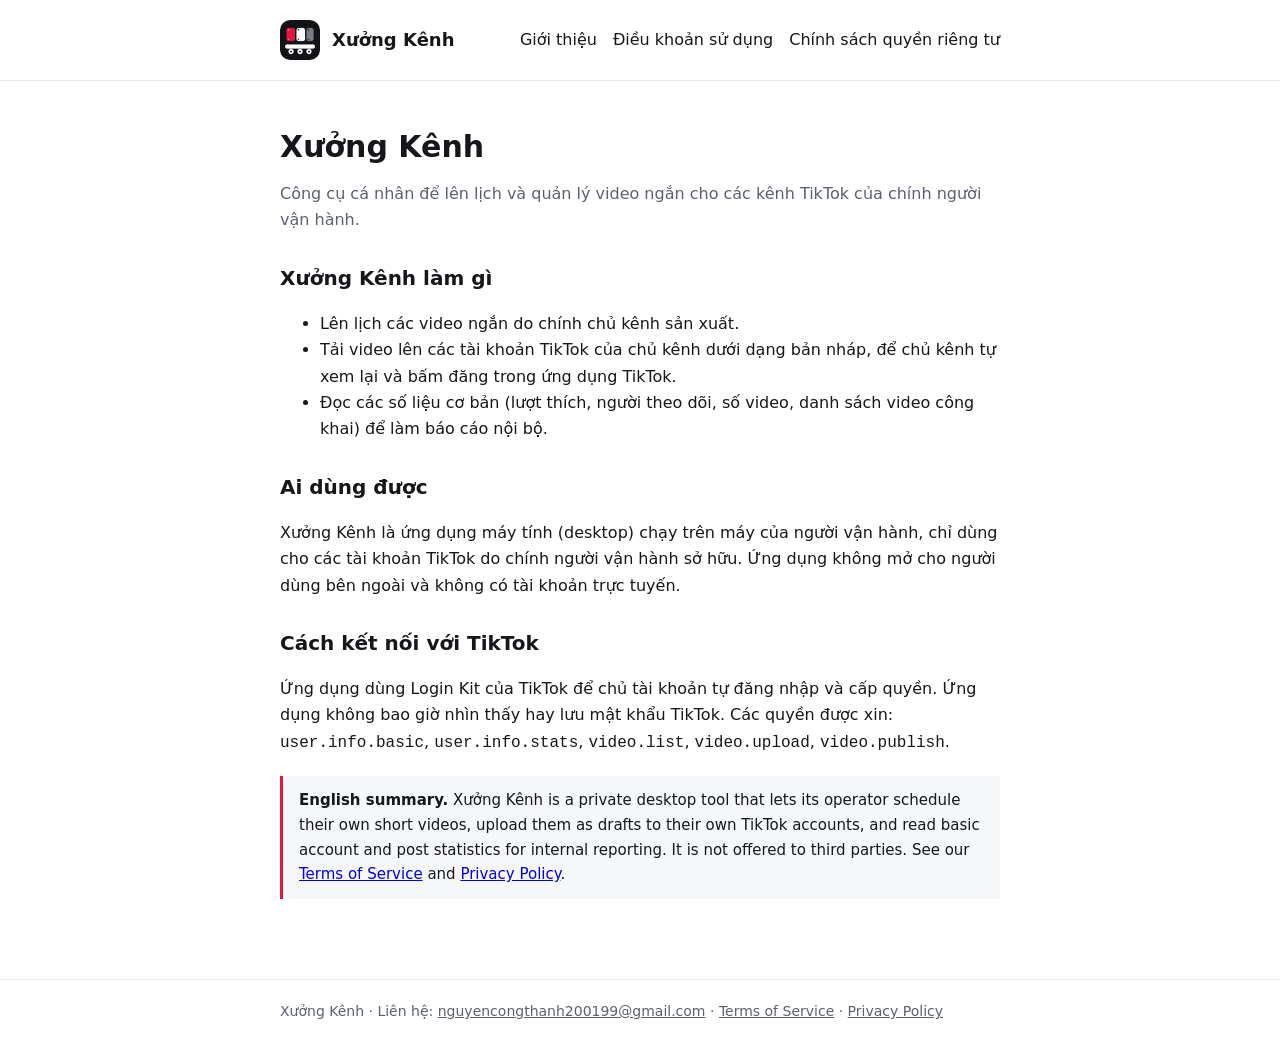
<file: index.html>
<!DOCTYPE html><html lang="vi"><head><meta charset="utf-8"><meta name="viewport" content="width=device-width,initial-scale=1">
<title>Giới thiệu · Xưởng Kênh</title><link rel="icon" href="xuong-kenh-icon-1024.png"><link rel="stylesheet" href="style.css"></head>
<body><header><div class="w"><img src="xuong-kenh-icon-1024.png" alt=""><strong>Xưởng Kênh</strong>
<nav><a href="index.html">Giới thiệu</a><a href="terms.html">Điều khoản sử dụng</a><a href="privacy.html">Chính sách quyền riêng tư</a></nav></div></header><main><h1>Xưởng Kênh</h1>
<p class="muted">Công cụ cá nhân để lên lịch và quản lý video ngắn cho các kênh TikTok của chính người vận hành.</p>
<h2>Xưởng Kênh làm gì</h2>
<ul><li>Lên lịch các video ngắn do chính chủ kênh sản xuất.</li>
<li>Tải video lên các tài khoản TikTok của chủ kênh dưới dạng bản nháp, để chủ kênh tự xem lại và bấm đăng trong ứng dụng TikTok.</li>
<li>Đọc các số liệu cơ bản (lượt thích, người theo dõi, số video, danh sách video công khai) để làm báo cáo nội bộ.</li></ul>
<h2>Ai dùng được</h2>
<p>Xưởng Kênh là ứng dụng máy tính (desktop) chạy trên máy của người vận hành, chỉ dùng cho các tài khoản TikTok do chính người vận hành sở hữu. Ứng dụng không mở cho người dùng bên ngoài và không có tài khoản trực tuyến.</p>
<h2>Cách kết nối với TikTok</h2>
<p>Ứng dụng dùng Login Kit của TikTok để chủ tài khoản tự đăng nhập và cấp quyền. Ứng dụng không bao giờ nhìn thấy hay lưu mật khẩu TikTok. Các quyền được xin: <code>user.info.basic</code>, <code>user.info.stats</code>, <code>video.list</code>, <code>video.upload</code>, <code>video.publish</code>.</p>
<div class="en"><strong>English summary.</strong> Xưởng Kênh is a private desktop tool that lets its operator schedule their own short videos, upload them as drafts to their own TikTok accounts, and read basic account and post statistics for internal reporting. It is not offered to third parties. See our <a href="terms.html">Terms of Service</a> and <a href="privacy.html">Privacy Policy</a>.</div></main><footer><div class="w">Xưởng Kênh · Liên hệ: <a href="mailto:nguyencongthanh200199@gmail.com">nguyencongthanh200199@gmail.com</a> · <a href="terms.html">Terms of Service</a> · <a href="privacy.html">Privacy Policy</a></div></footer></body></html>
</file>
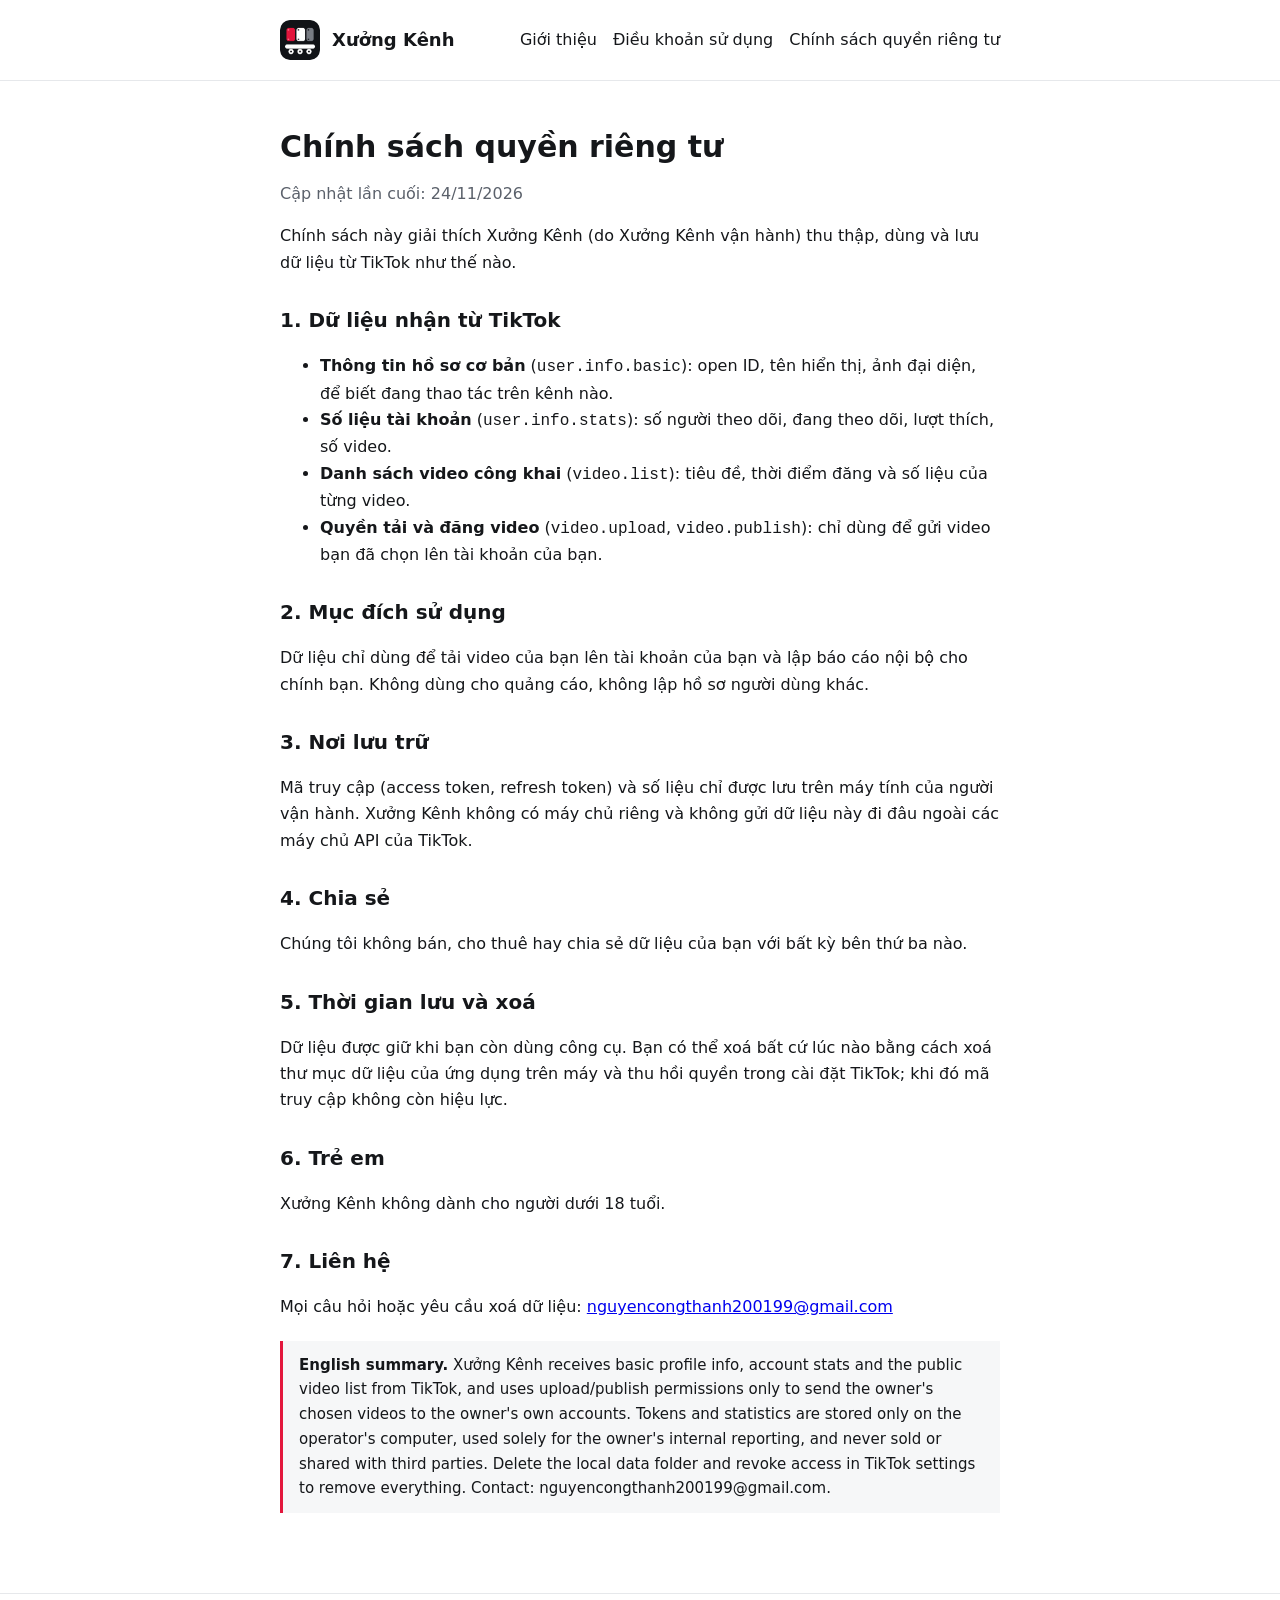
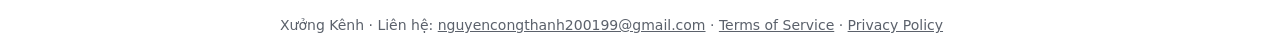
<file: privacy.html>
<!DOCTYPE html><html lang="vi"><head><meta charset="utf-8"><meta name="viewport" content="width=device-width,initial-scale=1">
<title>Chính sách quyền riêng tư · Xưởng Kênh</title><link rel="icon" href="xuong-kenh-icon-1024.png"><link rel="stylesheet" href="style.css"></head>
<body><header><div class="w"><img src="xuong-kenh-icon-1024.png" alt=""><strong>Xưởng Kênh</strong>
<nav><a href="index.html">Giới thiệu</a><a href="terms.html">Điều khoản sử dụng</a><a href="privacy.html">Chính sách quyền riêng tư</a></nav></div></header><main><h1>Chính sách quyền riêng tư</h1><p class="muted">Cập nhật lần cuối: 24/11/2026</p>
<p>Chính sách này giải thích Xưởng Kênh (do Xưởng Kênh vận hành) thu thập, dùng và lưu dữ liệu từ TikTok như thế nào.</p>
<h2>1. Dữ liệu nhận từ TikTok</h2><ul>
<li><strong>Thông tin hồ sơ cơ bản</strong> (<code>user.info.basic</code>): open ID, tên hiển thị, ảnh đại diện, để biết đang thao tác trên kênh nào.</li>
<li><strong>Số liệu tài khoản</strong> (<code>user.info.stats</code>): số người theo dõi, đang theo dõi, lượt thích, số video.</li>
<li><strong>Danh sách video công khai</strong> (<code>video.list</code>): tiêu đề, thời điểm đăng và số liệu của từng video.</li>
<li><strong>Quyền tải và đăng video</strong> (<code>video.upload</code>, <code>video.publish</code>): chỉ dùng để gửi video bạn đã chọn lên tài khoản của bạn.</li></ul>
<h2>2. Mục đích sử dụng</h2><p>Dữ liệu chỉ dùng để tải video của bạn lên tài khoản của bạn và lập báo cáo nội bộ cho chính bạn. Không dùng cho quảng cáo, không lập hồ sơ người dùng khác.</p>
<h2>3. Nơi lưu trữ</h2><p>Mã truy cập (access token, refresh token) và số liệu chỉ được lưu trên máy tính của người vận hành. Xưởng Kênh không có máy chủ riêng và không gửi dữ liệu này đi đâu ngoài các máy chủ API của TikTok.</p>
<h2>4. Chia sẻ</h2><p>Chúng tôi không bán, cho thuê hay chia sẻ dữ liệu của bạn với bất kỳ bên thứ ba nào.</p>
<h2>5. Thời gian lưu và xoá</h2><p>Dữ liệu được giữ khi bạn còn dùng công cụ. Bạn có thể xoá bất cứ lúc nào bằng cách xoá thư mục dữ liệu của ứng dụng trên máy và thu hồi quyền trong cài đặt TikTok; khi đó mã truy cập không còn hiệu lực.</p>
<h2>6. Trẻ em</h2><p>Xưởng Kênh không dành cho người dưới 18 tuổi.</p>
<h2>7. Liên hệ</h2><p>Mọi câu hỏi hoặc yêu cầu xoá dữ liệu: <a href="mailto:nguyencongthanh200199@gmail.com">nguyencongthanh200199@gmail.com</a></p>
<div class="en"><strong>English summary.</strong> Xưởng Kênh receives basic profile info, account stats and the public video list from TikTok, and uses upload/publish permissions only to send the owner's chosen videos to the owner's own accounts. Tokens and statistics are stored only on the operator's computer, used solely for the owner's internal reporting, and never sold or shared with third parties. Delete the local data folder and revoke access in TikTok settings to remove everything. Contact: nguyencongthanh200199@gmail.com.</div></main><footer><div class="w">Xưởng Kênh · Liên hệ: <a href="mailto:nguyencongthanh200199@gmail.com">nguyencongthanh200199@gmail.com</a> · <a href="terms.html">Terms of Service</a> · <a href="privacy.html">Privacy Policy</a></div></footer></body></html>
</file>
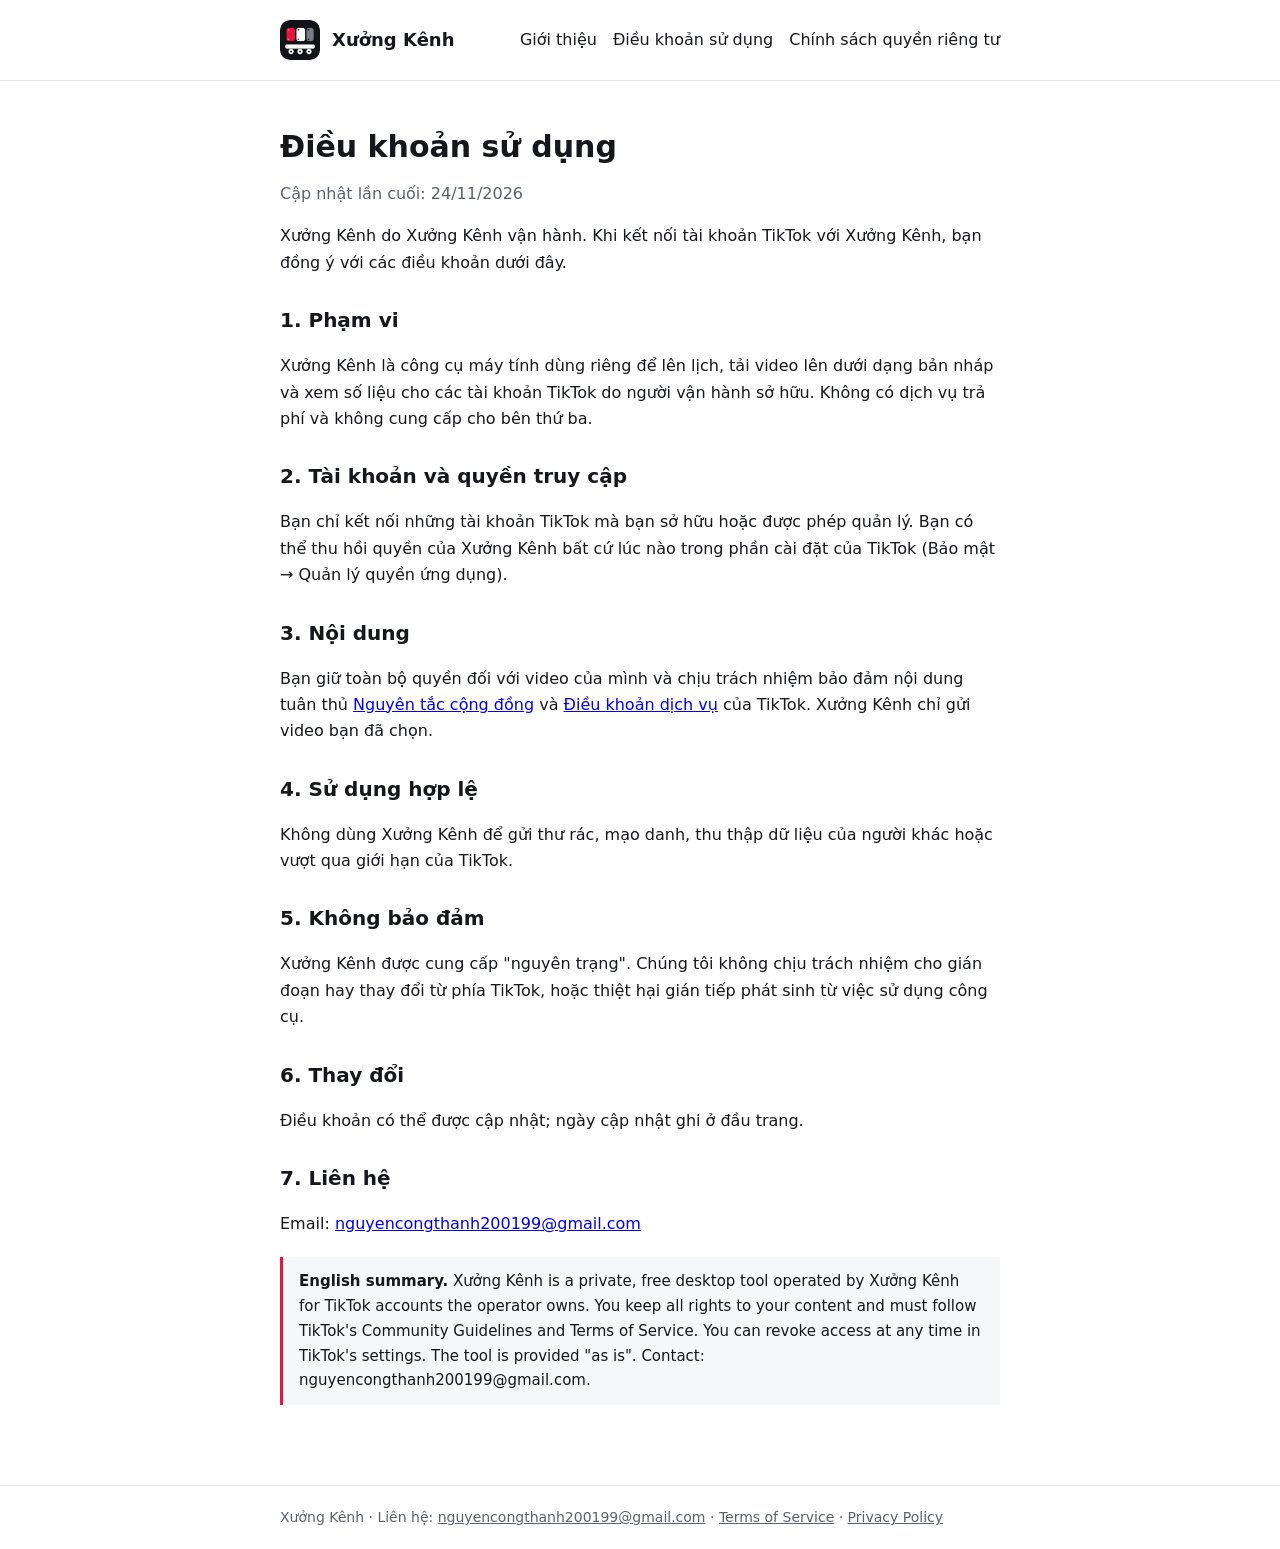
<file: terms.html>
<!DOCTYPE html><html lang="vi"><head><meta charset="utf-8"><meta name="viewport" content="width=device-width,initial-scale=1">
<title>Điều khoản sử dụng · Xưởng Kênh</title><link rel="icon" href="xuong-kenh-icon-1024.png"><link rel="stylesheet" href="style.css"></head>
<body><header><div class="w"><img src="xuong-kenh-icon-1024.png" alt=""><strong>Xưởng Kênh</strong>
<nav><a href="index.html">Giới thiệu</a><a href="terms.html">Điều khoản sử dụng</a><a href="privacy.html">Chính sách quyền riêng tư</a></nav></div></header><main><h1>Điều khoản sử dụng</h1><p class="muted">Cập nhật lần cuối: 24/11/2026</p>
<p>Xưởng Kênh do Xưởng Kênh vận hành. Khi kết nối tài khoản TikTok với Xưởng Kênh, bạn đồng ý với các điều khoản dưới đây.</p>
<h2>1. Phạm vi</h2><p>Xưởng Kênh là công cụ máy tính dùng riêng để lên lịch, tải video lên dưới dạng bản nháp và xem số liệu cho các tài khoản TikTok do người vận hành sở hữu. Không có dịch vụ trả phí và không cung cấp cho bên thứ ba.</p>
<h2>2. Tài khoản và quyền truy cập</h2><p>Bạn chỉ kết nối những tài khoản TikTok mà bạn sở hữu hoặc được phép quản lý. Bạn có thể thu hồi quyền của Xưởng Kênh bất cứ lúc nào trong phần cài đặt của TikTok (Bảo mật → Quản lý quyền ứng dụng).</p>
<h2>3. Nội dung</h2><p>Bạn giữ toàn bộ quyền đối với video của mình và chịu trách nhiệm bảo đảm nội dung tuân thủ <a href="https://www.tiktok.com/community-guidelines">Nguyên tắc cộng đồng</a> và <a href="https://www.tiktok.com/legal/terms-of-service">Điều khoản dịch vụ</a> của TikTok. Xưởng Kênh chỉ gửi video bạn đã chọn.</p>
<h2>4. Sử dụng hợp lệ</h2><p>Không dùng Xưởng Kênh để gửi thư rác, mạo danh, thu thập dữ liệu của người khác hoặc vượt qua giới hạn của TikTok.</p>
<h2>5. Không bảo đảm</h2><p>Xưởng Kênh được cung cấp "nguyên trạng". Chúng tôi không chịu trách nhiệm cho gián đoạn hay thay đổi từ phía TikTok, hoặc thiệt hại gián tiếp phát sinh từ việc sử dụng công cụ.</p>
<h2>6. Thay đổi</h2><p>Điều khoản có thể được cập nhật; ngày cập nhật ghi ở đầu trang.</p>
<h2>7. Liên hệ</h2><p>Email: <a href="mailto:nguyencongthanh200199@gmail.com">nguyencongthanh200199@gmail.com</a></p>
<div class="en"><strong>English summary.</strong> Xưởng Kênh is a private, free desktop tool operated by Xưởng Kênh for TikTok accounts the operator owns. You keep all rights to your content and must follow TikTok's Community Guidelines and Terms of Service. You can revoke access at any time in TikTok's settings. The tool is provided "as is". Contact: nguyencongthanh200199@gmail.com.</div></main><footer><div class="w">Xưởng Kênh · Liên hệ: <a href="mailto:nguyencongthanh200199@gmail.com">nguyencongthanh200199@gmail.com</a> · <a href="terms.html">Terms of Service</a> · <a href="privacy.html">Privacy Policy</a></div></footer></body></html>
</file>
<file: style.css>
:root{--fg:#15171a;--muted:#5b616b;--accent:#e3173d;--bg:#fff;--line:#e6e8eb}
*{box-sizing:border-box}body{margin:0;font:16px/1.65 system-ui,-apple-system,"Segoe UI",Roboto,sans-serif;color:var(--fg);background:var(--bg)}
header{border-bottom:1px solid var(--line)}header .w,main,footer .w{max-width:760px;margin:0 auto;padding:20px}
header .w{display:flex;align-items:center;gap:12px;flex-wrap:wrap}header img{width:40px;height:40px;border-radius:10px}
header strong{font-size:18px;margin-right:auto}nav a{color:var(--fg);text-decoration:none;margin-left:16px;font-weight:500}nav a:hover{color:var(--accent)}
h1{font-size:30px;line-height:1.2;margin:28px 0 8px}h2{font-size:20px;margin:28px 0 8px}.muted{color:var(--muted)}
.en{background:#f6f7f8;border-left:3px solid var(--accent);padding:12px 16px;margin:20px 0;font-size:15px}
footer{border-top:1px solid var(--line);margin-top:40px}footer .w{font-size:14px;color:var(--muted)}footer a{color:var(--muted)}
</file>
